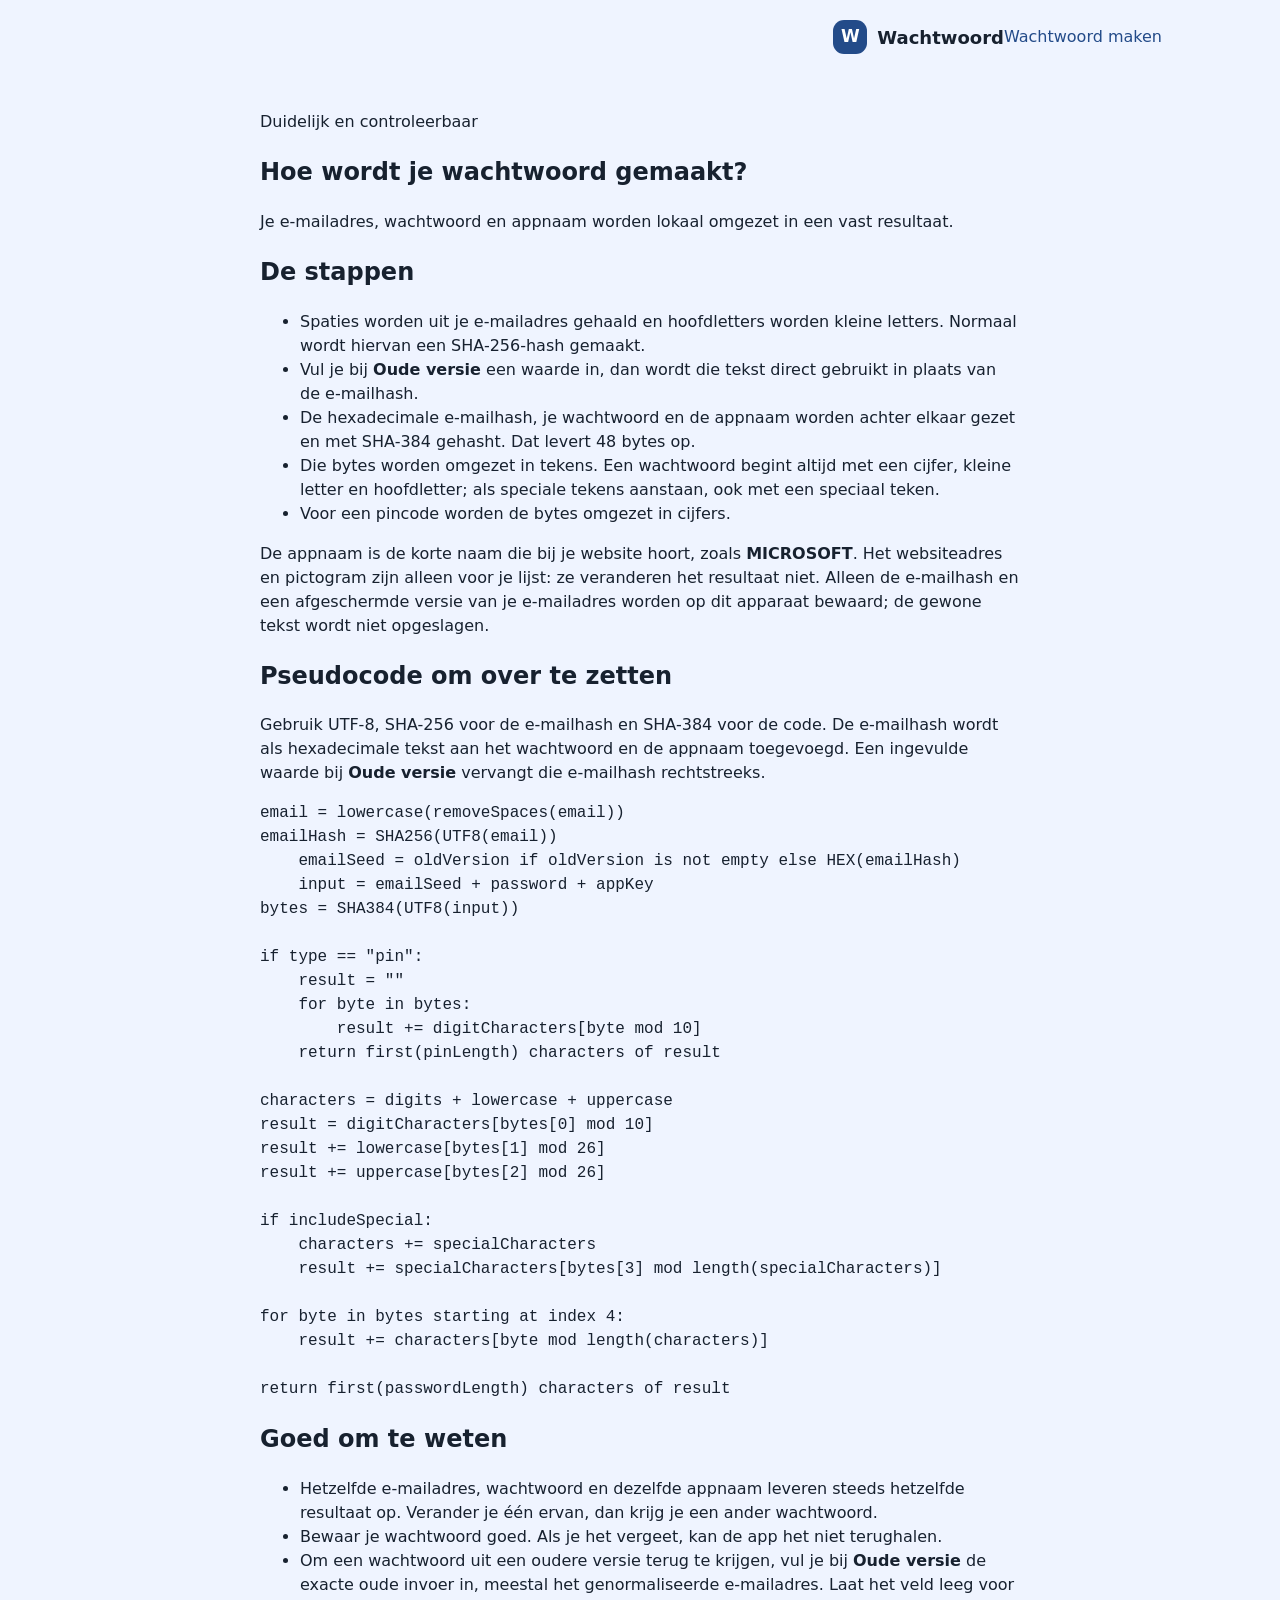
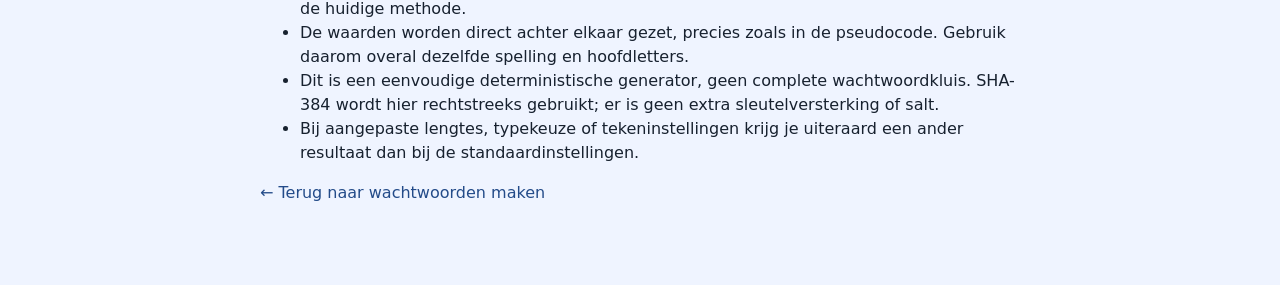
<file: how-it-works.html>
<!doctype html>
<html lang="nl">
<head>
  <meta charset="utf-8">
  <meta name="viewport" content="width=device-width, initial-scale=1">
  <meta name="theme-color" content="#f6f8fb">
  <title>Hoe werkt Wachtwoord?</title>
  <link rel="icon" href="favicon.ico" type="image/x-icon">
  <link rel="stylesheet" href="styles.css">
</head>
<body>
  <header class="site-header">
    <a class="brand" href="index.html" aria-label="Terug naar Wachtwoord">
      <span class="brand-mark" aria-hidden="true">W</span>
      <span>Wachtwoord</span>
    </a>
    <nav aria-label="Hoofdnavigatie">
      <a href="index.html">Wachtwoord maken</a>
    </nav>
  </header>

  <main class="page-shell how-page">
    <section class="intro">
      <p class="eyebrow">Duidelijk en controleerbaar</p>
      <h1>Hoe wordt je wachtwoord gemaakt?</h1>
      <p>Je e-mailadres, wachtwoord en appnaam worden lokaal omgezet in een vast resultaat.</p>
    </section>

    <section class="how-card">
      <h2>De stappen</h2>
      <ul>
        <li>Spaties worden uit je e-mailadres gehaald en hoofdletters worden kleine letters. Normaal wordt hiervan een SHA-256-hash gemaakt.</li>
        <li>Vul je bij <strong>Oude versie</strong> een waarde in, dan wordt die tekst direct gebruikt in plaats van de e-mailhash.</li>
        <li>De hexadecimale e-mailhash, je wachtwoord en de appnaam worden achter elkaar gezet en met SHA-384 gehasht. Dat levert 48 bytes op.</li>
        <li>Die bytes worden omgezet in tekens. Een wachtwoord begint altijd met een cijfer, kleine letter en hoofdletter; als speciale tekens aanstaan, ook met een speciaal teken.</li>
        <li>Voor een pincode worden de bytes omgezet in cijfers.</li>
      </ul>
      <p>De appnaam is de korte naam die bij je website hoort, zoals <strong>MICROSOFT</strong>. Het websiteadres en pictogram zijn alleen voor je lijst: ze veranderen het resultaat niet. Alleen de e-mailhash en een afgeschermde versie van je e-mailadres worden op dit apparaat bewaard; de gewone tekst wordt niet opgeslagen.</p>
    </section>

    <section class="how-card">
      <h2>Pseudocode om over te zetten</h2>
      <p>Gebruik UTF-8, SHA-256 voor de e-mailhash en SHA-384 voor de code. De e-mailhash wordt als hexadecimale tekst aan het wachtwoord en de appnaam toegevoegd. Een ingevulde waarde bij <strong>Oude versie</strong> vervangt die e-mailhash rechtstreeks.</p>
      <pre class="pseudocode">email = lowercase(removeSpaces(email))
emailHash = SHA256(UTF8(email))
    emailSeed = oldVersion if oldVersion is not empty else HEX(emailHash)
    input = emailSeed + password + appKey
bytes = SHA384(UTF8(input))

if type == "pin":
    result = ""
    for byte in bytes:
        result += digitCharacters[byte mod 10]
    return first(pinLength) characters of result

characters = digits + lowercase + uppercase
result = digitCharacters[bytes[0] mod 10]
result += lowercase[bytes[1] mod 26]
result += uppercase[bytes[2] mod 26]

if includeSpecial:
    characters += specialCharacters
    result += specialCharacters[bytes[3] mod length(specialCharacters)]

for byte in bytes starting at index 4:
    result += characters[byte mod length(characters)]

return first(passwordLength) characters of result</pre>
    </section>

    <section class="how-card">
      <h2>Goed om te weten</h2>
      <ul>
        <li>Hetzelfde e-mailadres, wachtwoord en dezelfde appnaam leveren steeds hetzelfde resultaat op. Verander je één ervan, dan krijg je een ander wachtwoord.</li>
        <li>Bewaar je wachtwoord goed. Als je het vergeet, kan de app het niet terughalen.</li>
        <li>Om een wachtwoord uit een oudere versie terug te krijgen, vul je bij <strong>Oude versie</strong> de exacte oude invoer in, meestal het genormaliseerde e-mailadres. Laat het veld leeg voor de huidige methode.</li>
        <li>De waarden worden direct achter elkaar gezet, precies zoals in de pseudocode. Gebruik daarom overal dezelfde spelling en hoofdletters.</li>
        <li>Dit is een eenvoudige deterministische generator, geen complete wachtwoordkluis. SHA-384 wordt hier rechtstreeks gebruikt; er is geen extra sleutelversterking of salt.</li>
        <li>Bij aangepaste lengtes, typekeuze of tekeninstellingen krijg je uiteraard een ander resultaat dan bij de standaardinstellingen.</li>
      </ul>
    </section>

    <a class="back-link" href="index.html">← Terug naar wachtwoorden maken</a>
  </main>
</body>
</html>
</file>
<file: styles.css>
:root {
  color-scheme: light;
  --ink: #17212f;
  --muted: #627184;
  --line: #d7e1f0;
  --surface: #fff;
  --canvas: #eff4ff;
  --blue: #234b89;
  --blue-dark: #173968;
  --blue-soft: #e8effb;
  --green: #176c67;
  --field: #fff;
  --field-border: #bdcce0;
  --soft-surface: #f7f9fd;
  --shadow: 0 12px 36px rgba(27, 44, 75, .07);
}

:root[data-theme="dark"] {
  color-scheme: dark;
  --ink: #e6edf7;
  --muted: #a6b5c9;
  --line: #35465f;
  --surface: #1b2a40;
  --canvas: #111d30;
  --blue: #8db4ff;
  --blue-dark: #a9c7ff;
  --blue-soft: #253a59;
  --green: #72c3b2;
  --field: #142238;
  --field-border: #465b78;
  --soft-surface: #192940;
  --shadow: 0 12px 36px rgba(0, 0, 0, .2);
}

* {
  box-sizing: border-box;
}

body {
  margin: 0;
  background: var(--canvas);
  color: var(--ink);
  font-family: Inter, ui-sans-serif, system-ui, -apple-system, BlinkMacSystemFont, "Segoe UI", sans-serif;
  font-size: 16px;
  line-height: 1.5;
  -webkit-user-select: none;
  user-select: none;
}

button,
input {
  font: inherit;
}

button,
a,
summary,
input {
  -webkit-tap-highlight-color: transparent;
}

a {
  color: var(--blue);
  text-decoration: none;
}

a:hover {
  color: var(--blue-dark);
  text-decoration: underline;
}

:focus-visible {
  outline: 3px solid #86a2ff;
  outline-offset: 3px;
}

[hidden] {
  display: none !important;
}

.site-header {
  display: flex;
  min-height: 68px;
  align-items: center;
  justify-content: flex-end;
  max-width: 1100px;
  margin: 0 auto;
  padding: 20px 28px;
}

.brand {
  display: inline-flex;
  align-items: center;
  gap: 10px;
  color: var(--ink);
  font-size: 18px;
  font-weight: 750;
}

.brand:hover {
  text-decoration: none;
}

.brand-mark {
  display: grid;
  width: 34px;
  height: 34px;
  place-items: center;
  border-radius: 11px;
  background: var(--blue);
  color: white;
  font-size: 17px;
}

.page-shell {
  width: min(760px, calc(100% - 40px));
  margin: 36px auto 80px;
}

.page-title {
  margin: 0 0 21px;
  font-size: clamp(25px, 4vw, 34px);
  letter-spacing: -.035em;
}

.wizard-step + .wizard-step {
  margin-top: 38px;
  padding-top: 34px;
  border-top: 1px solid var(--line);
}

.panel,
.generator-panel {
  border: 1px solid var(--line);
  border-radius: 18px;
  background: var(--surface);
  box-shadow: var(--shadow);
}

.generator-panel {
  padding: clamp(23px, 4vw, 36px);
}

.panel-heading {
  display: flex;
  align-items: center;
  gap: 13px;
  margin-bottom: 23px;
}

.panel-heading h2 {
  margin: 0;
  font-size: 20px;
  letter-spacing: -.02em;
}

.step-number {
  display: grid;
  flex: 0 0 33px;
  width: 33px;
  height: 33px;
  place-items: center;
  border-radius: 50%;
  background: var(--blue-soft);
  color: var(--blue);
  font-size: 15px;
  font-weight: 800;
}

.field {
  margin-bottom: 17px;
}

.field label {
  display: block;
  margin-bottom: 7px;
  font-size: 14px;
  font-weight: 700;
}

.field input,
#passwordOutput {
  width: 100%;
  min-height: 52px;
  padding: 12px 14px;
  border: 1px solid var(--field-border);
  border-radius: 10px;
  background: var(--field);
  color: var(--ink);
  font-size: 16px;
}

.field input::placeholder,
#passwordOutput::placeholder {
  color: #8895a7;
}

.field input:focus,
#passwordOutput:focus {
  border-color: var(--blue);
  outline: 3px solid rgba(49, 91, 232, .13);
}

.field input.input-warning {
  border-color: #d88920;
  box-shadow: 0 0 0 3px rgba(216, 137, 32, .1);
}

.email-clear-button {
  position: absolute;
  top: 6px;
  right: 6px;
  min-height: 40px;
  padding: 7px 12px;
  border: 0;
  border-radius: 8px;
  background: var(--blue-soft);
  color: var(--blue);
  cursor: pointer;
  font-size: 13px;
  font-weight: 700;
}

.icon-field:has(.email-clear-button:not([hidden])) input {
  padding-right: 88px;
}

.icon-field input.saved-email-input {
  background: var(--soft-surface);
  color: var(--muted);
  cursor: default;
}

.field-message {
  margin: 7px 0 0;
  font-size: 13px;
  line-height: 1.4;
}

.warning-message {
  color: #9a5b08;
}

.error-message {
  color: #b8404d;
}

.success-message {
  color: #157654;
}

.input-error {
  border-color: #c84753 !important;
  box-shadow: 0 0 0 3px rgba(200, 71, 83, .1);
}

.input-success {
  border-color: #19835f !important;
  box-shadow: 0 0 0 3px rgba(25, 131, 95, .1);
}

.icon-field {
  position: relative;
}

.icon-field input {
  padding-left: 49px;
}

.field-icon {
  position: absolute;
  top: 50%;
  left: 16px;
  display: grid;
  width: 22px;
  height: 22px;
  place-items: center;
  color: #77869a;
  font-size: 18px;
  font-weight: 700;
  transform: translateY(-50%);
}

.icon-field:has(.field-message:not([hidden])) .field-icon {
  top: 26px;
}

.key-icon svg {
  width: 20px;
  height: 20px;
  fill: none;
  stroke: currentColor;
  stroke-linecap: round;
  stroke-linejoin: round;
  stroke-width: 1.8;
}

.saved-email {
  display: flex;
  min-height: 45px;
  align-items: center;
  gap: 8px;
  margin: -4px 0 15px;
  padding: 8px 11px;
  border: 1px solid var(--line);
  border-radius: 9px;
  background: var(--soft-surface);
  color: var(--muted);
  font-size: 13px;
}

.saved-email-icon {
  color: var(--blue);
  font-weight: 800;
}

.saved-email strong {
  color: var(--ink);
  font-weight: 700;
}

.text-button {
  margin-left: auto;
  padding: 6px 4px 6px 10px;
  border: 0;
  background: transparent;
  color: var(--blue);
  cursor: pointer;
  font-size: 13px;
  font-weight: 700;
}

.password-purpose {
  display: grid;
  gap: 9px;
  margin: 25px 0 0;
  padding: 0;
  border: 0;
}

.password-purpose legend {
  margin-bottom: 9px;
  font-size: 14px;
  font-weight: 700;
}

.purpose-choice {
  display: flex;
  min-height: 48px;
  align-items: center;
  gap: 11px;
  padding: 10px 13px;
  border: 1px solid var(--line);
  border-radius: 10px;
  cursor: pointer;
  font-size: 14px;
}

.purpose-choice:has(input:checked) {
  border-color: var(--blue);
  background: var(--blue-soft);
}

.purpose-choice input {
  width: 18px;
  height: 18px;
  accent-color: var(--blue);
}

.repeat-field {
  margin-top: 17px;
}

.choice-group {
  display: grid;
  grid-template-columns: 1fr 1fr;
  gap: 11px;
  margin: 0;
  padding: 0;
  border: 0;
}

.choice-card {
  display: flex;
  min-height: 80px;
  align-items: center;
  gap: 12px;
  padding: 13px 14px;
  border: 1px solid var(--field-border);
  border-radius: 11px;
  cursor: pointer;
}

.choice-card:has(input:checked) {
  border-color: var(--blue);
  background: var(--blue-soft);
  box-shadow: inset 0 0 0 1px var(--blue);
}

.choice-card input {
  position: absolute;
  opacity: 0;
}

.choice-indicator {
  display: grid;
  flex: 0 0 20px;
  width: 20px;
  height: 20px;
  place-items: center;
  border: 1.5px solid #9aa9ba;
  border-radius: 50%;
  background: var(--field);
}

.choice-card input:checked + .choice-indicator {
  border: 6px solid var(--blue);
}

.choice-card input:focus-visible + .choice-indicator {
  outline: 3px solid #86a2ff;
  outline-offset: 3px;
}

.choice-card strong,
.choice-card small {
  display: block;
}

.choice-card strong {
  font-size: 14px;
}

.choice-card small {
  margin-top: 2px;
  color: var(--muted);
  font-size: 12px;
}

.settings {
  margin-top: 24px;
  padding: 0;
  border: 1px solid var(--line);
  border-radius: 13px;
  background: var(--soft-surface);
}

.settings summary {
  display: flex;
  min-height: 50px;
  align-items: center;
  justify-content: space-between;
  padding: 12px 15px;
  color: var(--blue);
  cursor: pointer;
  font-size: 14px;
  font-weight: 700;
  list-style: none;
}

.settings summary::-webkit-details-marker {
  display: none;
}

.settings summary::after {
  content: "＋";
  font-size: 19px;
  font-weight: 500;
}

.settings[open] summary::after {
  content: "−";
}

.settings-content {
  margin: 0 15px 15px;
  padding: 16px 0 0;
  border-top: 1px solid var(--line);
}

.settings-description {
  margin: 0 0 16px;
  color: var(--muted);
  font-size: 13px;
}

.settings-content .field {
  margin-bottom: 13px;
}

.setting-control {
  display: flex;
  align-items: center;
  gap: 10px;
  color: var(--ink);
  font-size: 14px;
}

.setting-control input {
  width: 90px;
  min-height: 42px;
}

.setting-default {
  color: var(--muted);
}

.check-row {
  display: flex;
  align-items: center;
  gap: 9px;
  width: 100%;
  padding: 12px;
  border: 1px solid var(--line);
  border-radius: 10px;
  background: var(--surface);
  cursor: pointer;
  font-size: 14px;
}

.check-row strong,
.check-row small {
  display: block;
}

.check-row small {
  margin-top: 2px;
  color: var(--muted);
  font-size: 12px;
}

.check-row input {
  width: 18px;
  height: 18px;
  accent-color: var(--blue);
}

.app-grid {
  display: grid;
  grid-template-columns: repeat(auto-fill, minmax(105px, 1fr));
  gap: 11px;
}

.app-filter {
  margin: 0 0 19px;
  padding: 12px 14px 10px;
  border: 1px solid var(--line);
  border-radius: 12px;
  background: var(--soft-surface);
}

.app-filter-heading {
  display: flex;
  align-items: center;
  justify-content: space-between;
  min-height: 25px;
  margin-bottom: 4px;
  color: var(--muted);
  font-size: 12px;
  font-weight: 650;
}

.clear-app-filter {
  padding: 4px 8px;
  border: 0;
  border-radius: 7px;
  background: transparent;
  color: var(--blue);
  cursor: pointer;
  font: inherit;
  font-weight: 700;
}

.clear-app-filter:hover {
  background: var(--blue-soft);
}

.app-letter-carousel {
  position: relative;
  height: 48px;
  margin: 0 1px;
  border-radius: 10px;
}

.app-letter-carousel:focus-within {
  outline: 3px solid rgba(49, 91, 232, .18);
}

#appLetterFilter {
  position: absolute;
  z-index: 2;
  inset: 0;
  width: 100%;
  height: 100%;
  margin: 0;
  opacity: 0;
  cursor: pointer;
}

.letter-ticks {
  position: absolute;
  inset: 0 20px;
}

.letter-ticks::before {
  position: absolute;
  top: 50%;
  right: 0;
  left: 0;
  height: 2px;
  border-radius: 2px;
  background: var(--line);
  content: "";
  transform: translateY(-50%);
}

.letter-tick {
  position: absolute;
  top: 50%;
  display: grid;
  place-items: center;
  border: 1px solid var(--surface);
  border-radius: 50%;
  background: #aab8ca;
  color: var(--muted);
  font-size: 8px;
  font-weight: 800;
  line-height: 1;
  transform: translate(-50%, -50%);
  transition: width .16s ease, height .16s ease, background-color .16s ease, color .16s ease, box-shadow .16s ease;
}

.letter-tick.distance-0 {
  width: 5px;
  height: 5px;
}

.letter-tick.distance-1 {
  width: 22px;
  height: 22px;
}

.letter-tick.distance-2 {
  width: 16px;
  height: 16px;
  font-size: 7px;
}

.letter-tick.distance-3 {
  width: 11px;
  height: 11px;
  font-size: 6px;
}

.letter-tick.endpoint:not(.active) {
  width: 9px;
  height: 9px;
}

.letter-tick.active {
  z-index: 1;
  width: 38px;
  height: 38px;
  border-color: var(--blue);
  background: var(--blue);
  box-shadow: 0 3px 9px rgba(49, 91, 232, .24);
  color: #fff;
  font-size: 15px;
}

.letter-tick.active.distance-1 {
  width: 25px;
  height: 25px;
  font-size: 10px;
}

.letter-tick.active.distance-2 {
  width: 18px;
  height: 18px;
  font-size: 8px;
}

.letter-tick.active.distance-3 {
  width: 12px;
  height: 12px;
  font-size: 6px;
}

:root[data-theme="dark"] .letter-tick {
  border-color: var(--soft-surface);
  background: #647b99;
  color: #d8e4f4;
}

:root[data-theme="dark"] .letter-tick.active {
  border-color: var(--blue);
  background: var(--blue);
  color: #142238;
}

.empty-app-filter {
  grid-column: 2 / -1;
  align-self: center;
  margin: 0;
  color: var(--muted);
  font-size: 13px;
}

.app-item {
  position: relative;
  min-width: 0;
}

.app-choice {
  display: flex;
  width: 100%;
  min-height: 108px;
  flex-direction: column;
  align-items: center;
  justify-content: center;
  gap: 8px;
  padding: 12px 8px;
  border: 1px solid var(--line);
  border-radius: 12px;
  background: var(--surface);
  color: var(--ink);
  cursor: pointer;
}

.app-choice:hover {
  border-color: #9fb2f5;
  background: var(--soft-surface);
}

.app-choice.selected {
  border: 2px solid var(--blue);
  background: var(--blue-soft);
}

.app-icon {
  display: grid;
  width: 42px;
  height: 42px;
  place-items: center;
  overflow: hidden;
  border-radius: 12px;
  background: var(--soft-surface);
}

.app-icon img {
  width: 30px;
  height: 30px;
  object-fit: contain;
}

.app-initials {
  color: var(--blue);
  font-size: 20px;
  font-weight: 800;
}

.app-name {
  max-width: 100%;
  overflow: hidden;
  font-size: 12px;
  font-weight: 700;
  text-overflow: ellipsis;
  white-space: nowrap;
}

.remove-app {
  position: absolute;
  top: 3px;
  right: 3px;
  display: grid;
  width: 27px;
  height: 27px;
  place-items: center;
  border: 0;
  border-radius: 50%;
  background: var(--surface);
  color: #748195;
  cursor: pointer;
  font-size: 19px;
  opacity: 0;
}

.app-item:hover .remove-app,
.remove-app:focus-visible {
  opacity: 1;
}

.add-app-choice {
  border-style: dashed;
  border-color: #b6c3d3;
  color: var(--muted);
}

.add-app-icon {
  display: grid;
  width: 42px;
  height: 42px;
  place-items: center;
  border-radius: 12px;
  background: var(--blue-soft);
  color: var(--blue);
  font-size: 26px;
  line-height: 1;
}

.expand-apps {
  display: block;
  min-height: 42px;
  margin: 13px auto 0;
  padding: 7px 15px;
  border: 1px solid var(--line);
  border-radius: 9px;
  background: var(--soft-surface);
  color: var(--blue);
  cursor: pointer;
  font-size: 14px;
  font-weight: 700;
}

.result-card {
  margin-top: 23px;
  padding: 19px;
  border: 1px solid #d9e2f5;
  border-radius: 13px;
  background: var(--soft-surface);
}

.result-heading {
  display: flex;
  align-items: center;
  justify-content: space-between;
  gap: 10px;
  margin-bottom: 13px;
}

.result-heading h2 {
  margin: 0;
  font-size: 16px;
}

.icon-button {
  display: grid;
  width: 41px;
  height: 41px;
  flex: 0 0 41px;
  place-items: center;
  border: 1px solid var(--line);
  border-radius: 9px;
  background: var(--surface);
  color: #40516a;
  cursor: pointer;
}

.icon-button svg {
  width: 21px;
  height: 21px;
  fill: none;
  stroke: currentColor;
  stroke-linecap: round;
  stroke-linejoin: round;
  stroke-width: 1.7;
}

.eye-slash {
  display: none;
}

.visible-password .eye-slash {
  display: block;
}

#passwordOutput {
  min-height: 53px;
  border-color: var(--field-border);
  background: var(--field);
  font-family: ui-monospace, "SFMono-Regular", Consolas, monospace;
  font-size: 17px;
  letter-spacing: .035em;
}

.result-actions {
  display: flex;
  gap: 9px;
  margin-top: 11px;
}

.result-actions .button-primary {
  flex: 1;
}

.button {
  display: inline-flex;
  min-height: 46px;
  align-items: center;
  justify-content: center;
  padding: 10px 17px;
  border: 1px solid transparent;
  border-radius: 9px;
  cursor: pointer;
  font-size: 14px;
  font-weight: 750;
  transition: background-color .15s ease, transform .15s ease;
}

.button:active:not(:disabled) {
  transform: translateY(1px);
}

.button-primary {
  background: var(--blue);
  color: #fff;
}

:root[data-theme="dark"] .button-primary {
  color: #142238;
}

.button-primary:hover:not(:disabled) {
  background: var(--blue-dark);
}

.button-secondary {
  border-color: var(--line);
  background: var(--surface);
  color: var(--ink);
}

.button-secondary:hover:not(:disabled) {
  background: #f3f6fa;
}

.button-back {
  border-color: transparent;
  background: transparent;
  color: var(--muted);
}

.button-back:hover {
  background: #edf1f6;
  color: var(--ink);
}

.button:disabled {
  cursor: not-allowed;
  opacity: .5;
}

.wizard-progress,
.wizard-controls {
  display: none;
}

.page-footer {
  display: flex;
  align-items: center;
  justify-content: center;
  gap: 11px;
  margin-top: 28px;
  font-size: 14px;
}

.page-footer a {
  color: var(--muted);
}

.theme-control {
  display: inline-flex;
  align-items: center;
  gap: 5px;
  color: var(--muted);
  font-size: 13px;
}

.footer-separator {
  color: var(--line);
  font-size: 19px;
  line-height: 1;
}

.theme-label {
  margin-right: 3px;
}

.theme-button {
  display: grid;
  width: 35px;
  height: 35px;
  place-items: center;
  border: 0;
  border-radius: 9px;
  background: transparent;
  color: var(--muted);
  cursor: pointer;
  transition: background-color .15s ease, color .15s ease;
}

.theme-button:hover {
  background: var(--soft-surface);
  color: var(--blue);
}

.theme-button[aria-pressed="true"] {
  background: var(--blue-soft);
  color: var(--blue);
}

.theme-button svg {
  width: 19px;
  height: 19px;
  fill: none;
  stroke: currentColor;
  stroke-linecap: round;
  stroke-linejoin: round;
  stroke-width: 1.8;
}

.mobile-theme-control {
  display: none;
}

.app-dialog,
.confirm-dialog {
  width: min(450px, calc(100% - 28px));
  max-width: none;
  padding: 0;
  overflow: visible;
  border: 1px solid var(--line);
  border-radius: 18px;
  background: var(--surface);
  color: var(--ink);
  box-shadow: 0 24px 80px rgba(17, 28, 45, .24);
}

.app-dialog::backdrop,
.confirm-dialog::backdrop {
  background: rgba(20, 31, 48, .48);
  backdrop-filter: blur(3px);
}

.dialog-content {
  position: relative;
  padding: 29px;
}

.dialog-icon {
  display: grid;
  width: 45px;
  height: 45px;
  place-items: center;
  margin-bottom: 15px;
  border-radius: 13px;
  background: var(--blue-soft);
  color: var(--blue);
  font-size: 26px;
}

.warning-icon {
  background: #fff4df;
  color: #a7650a;
  font-size: 21px;
  font-weight: 800;
}

.dialog-content h2 {
  margin: 0 0 18px;
  font-size: 20px;
}

.dialog-content > p {
  margin: -7px 0 21px;
  color: var(--muted);
  font-size: 14px;
}

.dialog-actions {
  display: flex;
  justify-content: flex-end;
  gap: 9px;
  margin-top: 21px;
}

.toast {
  position: fixed;
  z-index: 10;
  right: 22px;
  bottom: 22px;
  max-width: min(420px, calc(100vw - 32px));
  padding: 13px 17px;
  border: 1px solid #29384c;
  border-radius: 10px;
  background: #17212f;
  color: #fff;
  box-shadow: 0 12px 30px rgba(15, 23, 42, .2);
  opacity: 0;
  pointer-events: none;
  transform: translateY(8px);
  transition: opacity .2s ease, transform .2s ease;
}

.toast.visible {
  opacity: 1;
  transform: translateY(0);
}

.visually-hidden {
  position: absolute;
  width: 1px;
  height: 1px;
  overflow: hidden;
  clip: rect(0, 0, 0, 0);
  white-space: nowrap;
  clip-path: inset(50%);
}

@media (max-width: 700px) {
  body {
    padding-bottom: calc(88px + env(safe-area-inset-bottom));
  }

  .site-header {
    min-height: 48px;
    padding: 6px 12px;
  }

  .page-shell {
    width: calc(100% - 24px);
    margin: 10px auto 24px;
  }

  .wizard-progress {
    display: flex;
    align-items: center;
    gap: 15px;
    margin-bottom: 13px;
    color: var(--muted);
    font-size: 13px;
    font-weight: 700;
  }

  .progress-track {
    display: flex;
    flex: 1;
    gap: 5px;
  }

  .progress-segment {
    height: 5px;
    flex: 1;
    border-radius: 8px;
    background: #dce3ed;
  }

  .progress-segment.active {
    background: var(--blue);
  }

  .generator-panel {
    min-height: 390px;
    padding: 22px 17px;
    border-radius: 15px;
  }

  .wizard-step + .wizard-step {
    margin-top: 0;
    padding-top: 0;
    border-top: 0;
  }

  .wizard-step {
    display: none;
  }

  .wizard-step.active-step {
    display: block;
    animation: step-in .18s ease-out;
  }

  .panel-heading {
    margin-bottom: 22px;
  }

  .panel-heading h2 {
    font-size: 19px;
  }

  .password-purpose {
    margin-top: 27px;
  }

  .choice-group {
    grid-template-columns: 1fr;
  }

  .choice-card {
    min-height: 70px;
  }

  .app-grid {
    grid-template-columns: repeat(3, minmax(0, 1fr));
    gap: 8px;
  }

  .app-choice {
    min-height: 100px;
  }

  .remove-app {
    opacity: 1;
  }

  .result-card {
    margin-top: 17px;
    padding: 15px;
  }

  .wizard-controls {
    position: fixed;
    z-index: 4;
    right: 0;
    bottom: 0;
    left: 0;
    display: grid;
    grid-template-columns: 1fr auto 1fr;
    min-height: 76px;
    align-items: center;
    gap: 12px;
    padding: 12px 20px calc(12px + env(safe-area-inset-bottom));
    border-top: 1px solid var(--line);
    background: rgba(255, 255, 255, .96);
    box-shadow: 0 -8px 25px rgba(27, 44, 75, .06);
    backdrop-filter: blur(12px);
  }

  .mobile-theme-control {
    display: flex;
    position: absolute;
    left: 50%;
    transform: translateX(-50%);
    gap: 5px;
  }

  .wizard-controls .button-primary {
    min-width: 108px;
    grid-column: 3;
    grid-row: 1;
    justify-self: end;
  }

  .wizard-controls .button-back {
    grid-column: 1;
    grid-row: 1;
    justify-self: start;
    min-width: 56px;
    padding: 9px 6px;
    padding: 9px 10px;
  }

  #nextStep[hidden] {
    display: none;
  }

  .page-footer {
    flex-wrap: wrap;
    margin-top: 25px;
  }

  .page-footer .theme-control,
  .page-footer .footer-separator {
    display: none;
  }

  .app-filter {
    padding-right: 10px;
    padding-left: 10px;
  }

  .letter-ticks {
    right: 17px;
    left: 17px;
  }

  .toast {
    right: 12px;
    bottom: calc(88px + env(safe-area-inset-bottom));
  }
}

@keyframes step-in {
  from {
    opacity: 0;
    transform: translateY(5px);
  }
  to {
    opacity: 1;
    transform: translateY(0);
  }
}

@media (max-width: 380px) {
  .app-name {
    font-size: 11px;
  }

  .dialog-content {
    padding: 24px 20px;
  }
}

@media (prefers-reduced-motion: reduce) {
  *,
  *::before,
  *::after {
    scroll-behavior: auto !important;
    animation-duration: .01ms !important;
    transition-duration: .01ms !important;
  }
}

:root[data-theme="dark"] .field input::placeholder,
:root[data-theme="dark"] #passwordOutput::placeholder {
  color: #91a2ba;
}

:root[data-theme="dark"] .field input.input-warning {
  border-color: #e0a341;
  box-shadow: 0 0 0 3px rgba(224, 163, 65, .12);
}

:root[data-theme="dark"] .email-clear-button {
  background: var(--blue-soft);
  color: var(--blue);
}

:root[data-theme="dark"] .warning-message {
  color: #f3c575;
}

:root[data-theme="dark"] .error-message {
  color: #ff9da5;
}

:root[data-theme="dark"] .success-message {
  color: #82ddb8;
}

:root[data-theme="dark"] .add-app-choice {
  border-color: #526985;
}

:root[data-theme="dark"] .app-icon,
:root[data-theme="dark"] .add-app-icon {
  background: #253a59;
}

:root[data-theme="dark"] .remove-app {
  background: #24354c;
  color: var(--ink);
}

:root[data-theme="dark"] .wizard-controls {
  background: rgba(17, 29, 48, .96);
}

:root[data-theme="dark"] .button-secondary:hover:not(:disabled),
:root[data-theme="dark"] .button-back:hover {
  background: #253a59;
}

:root[data-theme="dark"] .warning-icon {
  background: #533f27;
  color: #f3c575;
}

:root[data-theme="dark"] .progress-segment {
  background: #35465f;
}

:root[data-theme="dark"] .progress-segment.active {
  background: var(--blue);
}

:root[data-theme="dark"] .icon-button {
  color: var(--ink);
}

:root[data-theme="dark"] .app-choice:hover {
  border-color: #6687b5;
}
</file>
